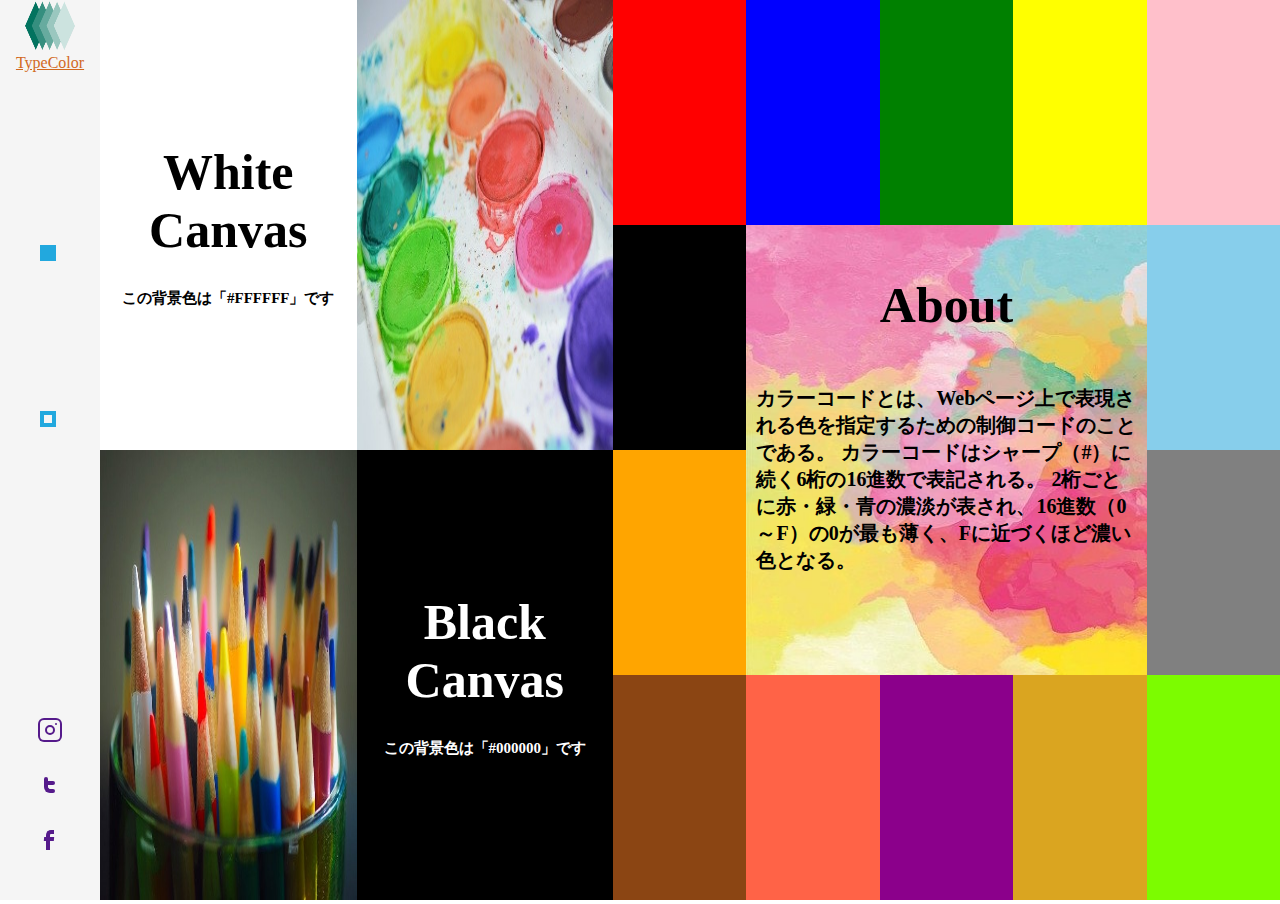
<file: about.html>
<!DOCTYPE html>
<html lang="ja">
<head>
<meta charset="utf-8">
<title>TypeColor</title>
<meta name="viewport" content="width=device-width,initial-scale=1">
<link rel="stylesheet" href="portfolio.css/menu.css">
<link rel="stylesheet" href="portfolio.css/about.css">
<link href="https://css.gg/css?=|facebook|instagram|twitter" rel="stylesheet">
</head>
<body>
    <div class="wrapper">
        
        <div class="menu">
            <div id="logo">
                <img src="portfolio.img/icon.png" alt="ロゴマーク">
                <p>TypeColor</p>
            </div>
            <div class="pointer">
                <a href="about.html" id="aboutPage" class="pointer-item" alt="アバウトページのリンク"></a>
                <a href="index.html" id="indexPage" class="pointer-item" alt="インデックスページのリンク"></a>
            </div>
            <div class="sns">
                <ul class="icon">
                    <a href=""><i class="gg-instagram"></i></a>
                    <a href=""><i class="gg-twitter"></i></a>
                    <a href=""><i class="gg-facebook"></i></a>
                </ul>
            </div>
        </div>

        <div class="main">
            <div class="color-image">
                <div id="item1" class="text-box">
                    <div class="font canvas">
                        <h1>White Canvas</h1>
                    </div>
                    <div class="font">
                        <p>この背景色は「#FFFFFF」です</p>
                    </div>
                </div>
                <div id="item2" class="image-item">
                    <img src="portfolio.img/color-paint.jpg" alt="カラーパレットの画像">
                </div>
                <div id="item3" class="image-item">
                    <img src="portfolio.img/color-pencil.jpg" alt="色鉛筆の画像">
                </div>
                <div id="item4" class="text-box">
                    <div class="font canvas">
                        <h1>Black Canvas</h1>
                    </div>
                    <div class="font">
                        <p>この背景色は「#000000」です</p>
                    </div>
                </div>
            </div>
            <div class="explanation">
                <div id="about" class="color">
                    <div id="about-box">
                        <div id="title" class="font">
                            <h1>About</h1>
                        </div>
                        <div id="details" class="font">
                            <p>カラーコードとは、Webページ上で表現される色を指定するための制御コードのことである。
                            カラーコードはシャープ（#）に続く6桁の16進数で表記される。
                            2桁ごとに赤・緑・青の濃淡が表され、16進数（0～F）の0が最も薄く、Fに近づくほど濃い色となる。</p>
                        </div>
                    </div>
                </div>
                <div id="color1" class="colors"></div>
                <div id="color2" class="colors"></div>
                <div id="color3" class="colors"></div>
                <div id="color4" class="colors"></div>
                <div id="color5" class="colors"></div>
                <div id="color6" class="colors"></div>
                <div id="color7" class="colors"></div>
                <div id="color8" class="colors"></div>
                <div id="color9" class="colors"></div>
                <div id="color10" class="colors"></div>
                <div id="color11" class="colors"></div>
                <div id="color12" class="colors"></div>
                <div id="color13" class="colors"></div>
                <div id="color14" class="colors"></div>
            </div>
        </div>
    </div>
</body>
</file>
<file: portfolio.css/menu.css>
.wrapper {
    height: 100%;
    width: 100%;
    display: flex;
    flex-wrap: wrap;
}

.menu {
    height: 120px;
    width: 100%;
    display: flex;
    justify-content: space-between;
}


#logo {
    padding-left: 15px;
    padding-bottom: 20px
}


#logo img {
    width: 50px;
    height: 50px;
}

#logo p {
    font-family: 'Homemade Apple',cursive;
    text-decoration: underline;
    color: #d2691e;
}

.pointer {
    padding-left: 15px;
    display: flex;
    padding-top: 30px;
}


.pointer-item {
    display: block;
    width: 8px;
    height: 8px;
    border: 4px solid #22a8de;
    margin: 0px 10px;
}



.sns {
    padding-top: 30px;
    padding-right: 5px;
}

.icon {
    width: 130px;
    display: flex;
    justify-content: space-between;
}


.icon a:hover {
    opacity: 0.6;
    color: red;
}

.gg-instagram {
    box-sizing: border-box;
    position: relative;
    display: block;
    transform: scale(var(--ggs,1));
    border: 2px solid transparent;
    box-shadow: 0 0 0 2px;
    border-radius: 4px;
    width: 20px;
    height: 20px
}

.gg-instagram::after,
.gg-instagram::before {
    content: "";
    display: block;
    box-sizing: border-box;
    position: absolute
}

.gg-instagram::after {
    border: 2px solid;
    left: 3px;
    width: 10px;
    height: 10px;
    border-radius: 100%;
    top: 3px
}

.gg-instagram::before {
    border-radius: 3px;
    width: 2px;
    height: 2px;
    background: currentColor;
    right: 1px;
    top: 1px
}

.gg-facebook {
    box-sizing: border-box;
    position: relative;
    display: block;
    transform: scale(var(--ggs,1));
    width: 20px;
    height: 20px
}

.gg-facebook::after,
.gg-facebook::before {
    content: "";
    display: block;
    position: absolute;
    box-sizing: border-box
}

.gg-facebook::before {
    width: 8px;
    height: 20px;
    border-left: 4px solid;
    border-top: 4px solid;
    border-top-left-radius: 5px;
    left: 6px
}

.gg-facebook::after {
    width: 10px;
    height: 4px;
    background: currentColor;
    top: 7px;
    left: 4px;
    transform: skew(-5deg)
}

.gg-twitter {
    box-sizing: border-box;
    position: relative;
    display: block;
    transform: scale(var(--ggs,1));
    width: 20px;
    height: 20px
   }
   
   .gg-twitter::after,
   .gg-twitter::before {
    content: "";
    display: block;
    position: absolute;
    box-sizing: border-box;
    left: 4px
   }
   
   .gg-twitter::before {
    width: 9px;
    height: 14px;
    border-left: 4px solid;
    border-bottom: 4px solid;
    border-bottom-left-radius: 6px;
    background:
    linear-gradient(
    to left,currentColor 12px,transparent 0)
    no-repeat center 2px/10px 4px;
    top: 4px
   }
   
   .gg-twitter::after {
    width: 4px;
    height: 4px;
    background: currentColor;
    border-radius: 20px;
    top: 2px;
    box-shadow: 7px 4px 0,7px 12px 0
} 

@media screen and (min-width: 560px) {
    .wrapper {
        flex-wrap: nowrap;
    }

    .menu {
        height: 100%;
        width: 100px;
        flex-direction: column;
        background-color: #f5f5f5;
    }

    #logo {

        text-align: center;
        padding-left: 0px;
        padding-bottom: 0px;
    }

    .pointer {
        padding-top: 30px;
        padding-left: 30px;
        display: block;
    }

    .pointer-item {
        margin-bottom:150px;
    }

    .sns {
        padding: 0 0 50px 40px;
    }

    .icon {
        height: 130px;
        flex-direction: column;
    }
}
</file>
<file: portfolio.css/about.css>
* {
    padding: 0;
    margin: 0;
}

#aboutPage {
    background-color: #22a8de;
}

body {
    width: 100vw;
}

.main {
    height: calc(100% - 120px);
    width: 100%;
    display: flex;
}


.color-image {
    display: none;
}



.image-item {
    display: none;
}

#item1 {
    background-color: #ffffff;
    color: #000000;
}

#item4 {
    background-color: #000000;
    color: #ffffff;
}

.text-box {
    display: flex;
    flex-direction: column;
    align-items: center;
    justify-content: center;
    
}

.font {
    font-size: 15px;
    font-weight: bold;
    font-family: cursive;
    text-align: center;
}

.font h1 {
    font-size: 50px;
}

.explanation {
    width: 100%;
    display: grid;
    grid-template-columns: repeat(5,1fr);
    grid-template-rows: repeat(4,1fr);
}



#about {
    grid-column: 2 / 5;
    grid-row: 2 / 4;
}

#about-box {
    height: 100%;
    display: grid;
    grid-auto-columns: 1fr;
    background-image: url(../portfolio.img/WaterColor.jpg);
    background-size: cover;
    padding: 0 10px;
}

.canvas {
    padding-bottom: 30px;
}

#title {
    align-self: center;
}


#details {
    text-align: start;
    font-size: 13px;
}

.text-box {
    text-align: center;
}

#color1 {
    background-color: red;
}
#color2 {
    background-color: blue;
}
#color3 {
    background-color: green;
}
#color4 {
    background-color: yellow;
}
#color5 {
    background-color: pink;
}
#color6 {
    background-color: black;
}

#color7 {
    background-color: skyblue;
}
#color8 {
    background-color: orange;
}
#color9 {
    background-color: gray;
}
#color10 {
    background-color: saddlebrown;
}
#color11 {
    background-color: tomato;
}
#color12 {
    background-color: darkmagenta;
}
#color13 {
    background-color: goldenrod;
}
#color14 {
    background-color: lawngreen;
}


@media screen and (min-width: 560px) {

    body {
        height: 100vh;
    }
    

    .main {
        height: 100%;
        width: calc(100% - 100px);
    }

    .color-image {
        width: 35%;
        display: grid;
        grid-template-columns: 1fr;
        grid-template-rows: 1fr 1fr;
    }

    #details {
        font-size: 14px;
    }
    .explanation {
        width: 65%;
    }

}

@media screen and (min-width: 960px) {

    .color-image {
        width: 50%;
        grid-template-columns: 1fr 1fr;
        grid-template-rows: 1fr 1fr;
    }

    .image-item {
        display: inline;
        object-fit:cover;
    }

    .image-item img{
        width: 100%;
        height: 100%;
    }

    .xplanation {
        width: 50%;
    }

    #details {
        font-size: 20px;
    }
}
</file>
